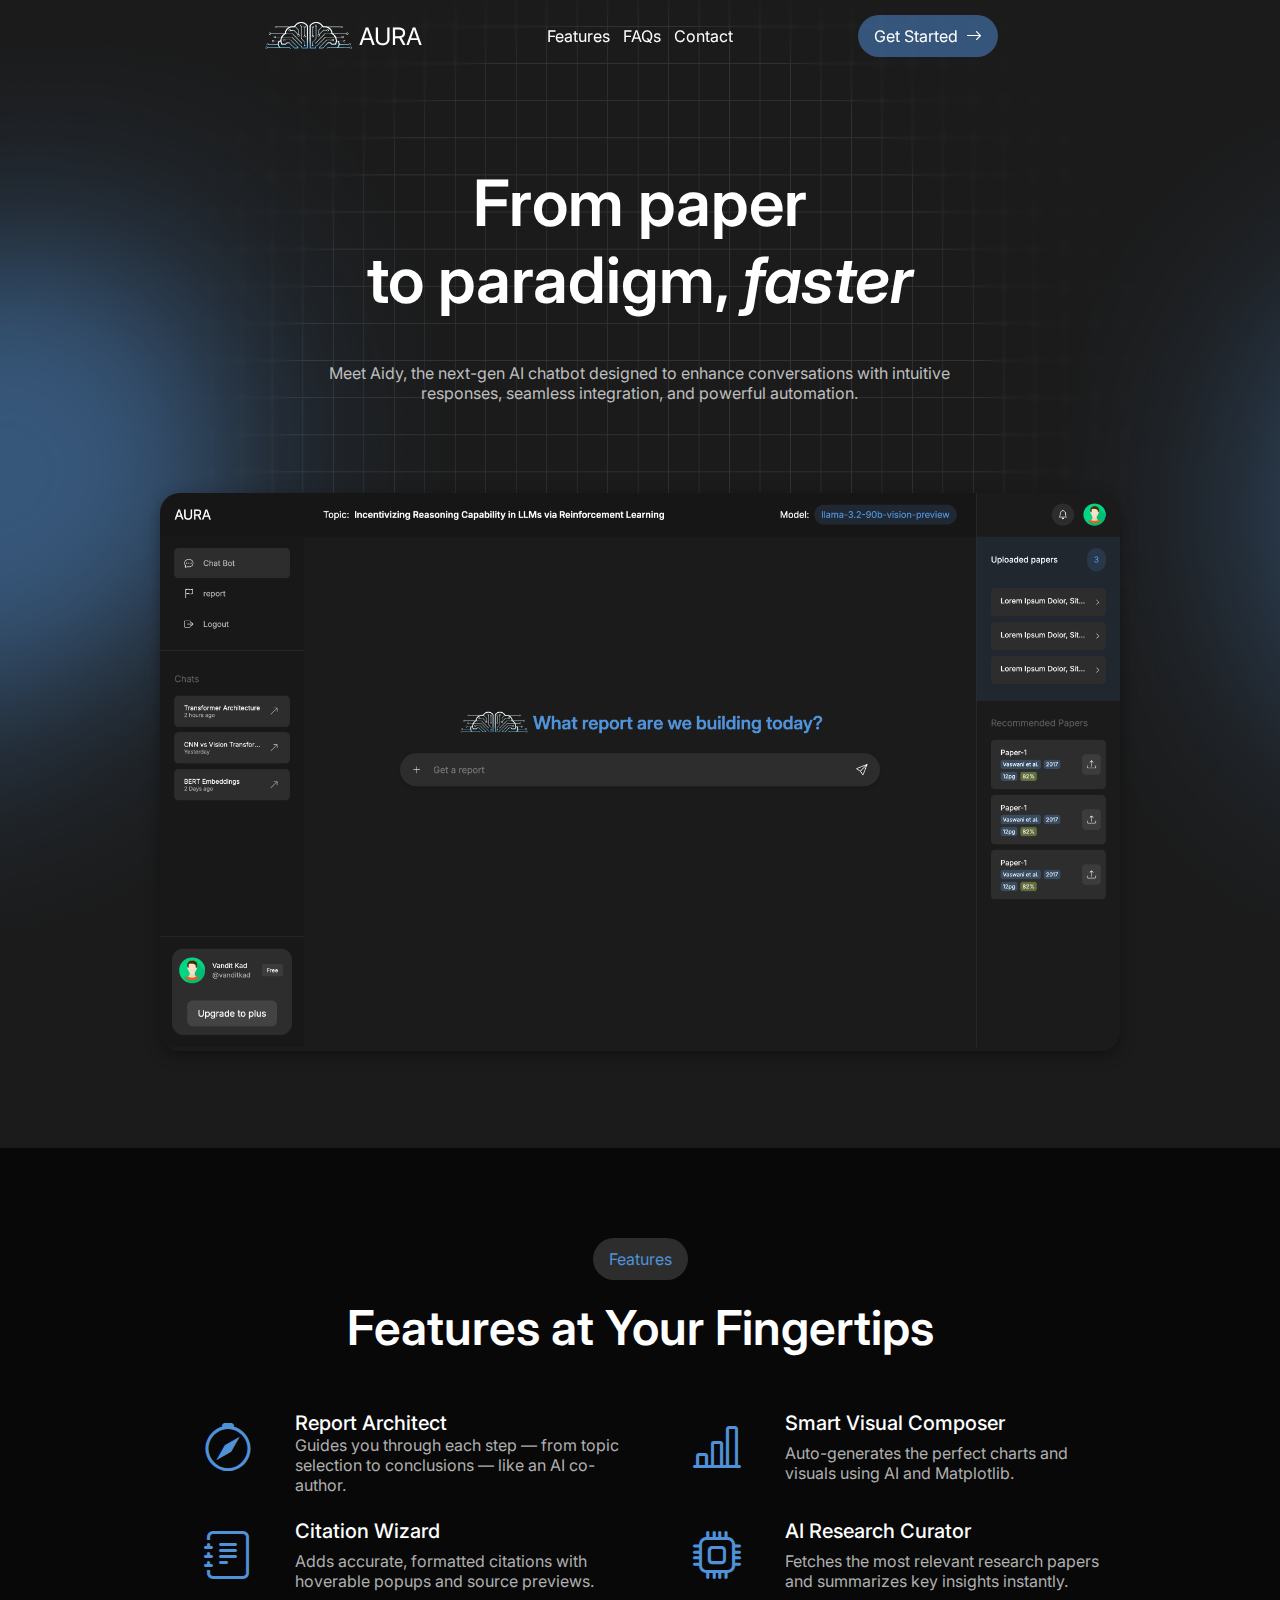
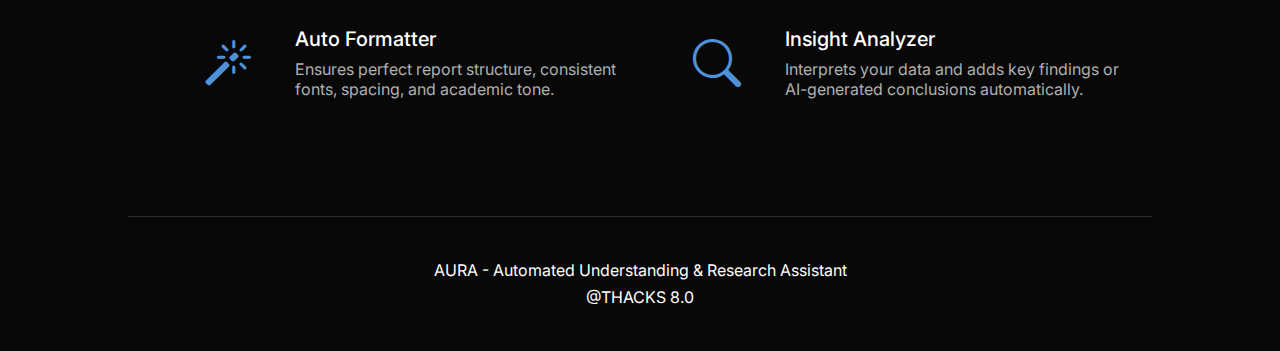
<file: index.html>
<!DOCTYPE html>
<html lang="en">

<head>
    <meta charset="UTF-8">
    <meta name="viewport" content="width=device-width, initial-scale=1.0">
    <title>Document</title>
    <link rel="stylesheet" href="style.css">
    <link rel="preconnect" href="https://fonts.googleapis.com">
    <link rel="preconnect" href="https://fonts.gstatic.com" crossorigin>
    <link rel="stylesheet" href="https://cdn.jsdelivr.net/npm/bootstrap-icons@1.13.1/font/bootstrap-icons.min.css">
    <link
        href="https://fonts.googleapis.com/css2?family=Inter:ital,opsz,wght@0,14..32,100..900;1,14..32,100..900&display=swap"
        rel="stylesheet">
</head>

<body>
    <img class="blob1" src="whiteBlob.png" alt="">
    <img class="blob2" src="whiteBlob.png" alt="">
    <nav>
        <div class="brandName"><img src="logo.png" alt=""> AURA</div>
        <div class="navItems">
            <div class="navItem">Features</div>
            <div class="navItem">FAQs</div>
            <div class="navItem">Contact</div>
        </div>
        <div class="getStarted">
            <div class="getStartedBox" onclick="window.location='/chatbot.html'">
                Get Started&nbsp; <i class="bi bi-arrow-right"></i>
            </div>
        </div>
    </nav>
    <main>
        <img class="grid" src="grid.png" alt="">
        <div class="title">
            From paper <br> to paradigm, <i>faster</i>
        </div>
        <div class="tagline">
            Meet Aidy, the next-gen AI chatbot designed to enhance conversations with intuitive responses, seamless
            integration, and powerful automation.
        </div>
        <div class="preview">
            <img src="sampleImage.png" alt="">
        </div>
    </main>
    <section class="features">
        <div class="headingBox">
            <div class="headingTag">
                Features
            </div>
            <div class="headingTitle">
                Features at Your Fingertips
            </div>
        </div>
        <div class="featuresBox">
            <div class="feature">
                <div class="featureIcon">
                    <i class="bi bi-compass"></i>
                </div>
                <div class="featureDesc">
                    <div class="featureHeading">Report Architect</div>
                    <div class="featureTagline">Guides you through each step — from topic selection to conclusions — like an AI co-author.</div>
                </div>
            </div>
            <div class="feature">
                <div class="featureIcon"><i class="bi bi-bar-chart-line"></i></div>
                <div class="featureDesc">
                    <div class="featureHeading">Smart Visual Composer</div>
                    <div class="featureTagline">Auto-generates the perfect charts and visuals using AI and Matplotlib.</div>
                </div>
            </div>
            <div class="feature">
                <div class="featureIcon"><i class="bi bi-journal-text"></i></div>
                <div class="featureDesc">
                    <div class="featureHeading">Citation Wizard</div>
                    <div class="featureTagline">Adds accurate, formatted citations with hoverable popups and source previews.</div>
                </div>
            </div>
            <div class="feature">
                <div class="featureIcon"><i class="bi bi-cpu"></i></div>
                <div class="featureDesc">
                    <div class="featureHeading">AI Research Curator</div>
                    <div class="featureTagline">Fetches the most relevant research papers and summarizes key insights instantly.</div>
                </div>
            </div>
            <div class="feature">
                <div class="featureIcon"><i class="bi bi-magic"></i></div>
                <div class="featureDesc">
                    <div class="featureHeading">Auto Formatter</div>
                    <div class="featureTagline">Ensures perfect report structure, consistent fonts, spacing, and academic tone.</div>
                </div>
            </div>
            <div class="feature">
                <div class="featureIcon"><i class="bi bi-search"></i></div>
                <div class="featureDesc">
                    <div class="featureHeading">Insight Analyzer</div>
                    <div class="featureTagline">Interprets your data and adds key findings or AI-generated conclusions automatically.</div>
                </div>
            </div>
        </div>
    </section>
    <footer>
        AURA - Automated Understanding & Research Assistant <br>
        @THACKS 8.0
    </footer>
</body>

</html>
</file>
<file: style.css>
:root {
    --background: #1B1B1B;
    --lines: rgb(45, 45, 45);
    --secondary: #5092d9;
}

* {
    padding: 0;
    margin: 0;
    color: white;
    font-family: inter;
}

body {
    background: var(--background);
    height: 100vh;
    width: 100vw;
    max-width: 100vw;
    overflow-x: hidden;
}

.blob1, .blob2{
    position: absolute;
    z-index: -1;
    top: 0;
    left: -40%;
    opacity: 0.5;
    filter: brightness(0) saturate(100%) invert(60%) sepia(14%) saturate(1928%) hue-rotate(173deg) brightness(89%) contrast(91%);
}

.grid{
    position: absolute;
    z-index: -2;
    top: 0;
    left: 0;
    width: 100vw;
    height: 100vh;
    opacity: 0.1;
}

.blob2{
    left: 80%;
}

nav{
    height: 8vh;
    position: fixed;
    top: 0;
    left: 0;
    width: 100vw;
    display: flex;
    justify-content: space-between;
}

.brandName, .navItems, .getStarted{
    width: 33%;
    display: flex;
    align-items: center;
}

.brandName{
    justify-content: flex-end;
    font-size: 1.5rem;
}

.brandName img{
    height: 50%;
    width: auto;
}

.navItems{
    justify-content: center;
}

.navItem{
    position: relative;
    cursor: pointer;
}

.navItem::after{
    content: "";
    position: absolute;
    left: 0;
    bottom: -2px;
    width: 0;
    transition: all 150ms ease-out;
    height: 1px;
    border-radius: 100px;
    background: var(--secondary);
}

.navItem:hover::after{
    width: 100%;
}

.navItem:nth-child(2){
    margin: 0 1vw;
}

.getStarted{
    font-size: 1rem;
}

.getStartedBox{
    background: rgba(80, 146, 217, 0.5);
    padding: 1.25vh 1.25vw;
    border-radius: 100px;
    cursor: pointer;
}

main{
    width: 100vw;
    min-height: 100vh;
    display: flex;
    justify-content: center;
    align-items: center;
    text-align: center;
    flex-direction: column;
    padding-top: 17.5vh;
}

.title{
    font-size: 5vw;
    font-weight: 600;
    margin-bottom: 5vh;
}

.tagline{
    width: 53vw;
    color: rgb(190, 190, 190);
    margin-bottom: 10vh;
}

.preview{
    width: 75vw;
    height: auto;
    border-radius: 20px;
    overflow: hidden;
    box-shadow: rgba(0, 0, 0, 0.35) 0px 5px 15px;
}

.preview img{
    width: 100%;
    height: auto;
}

.features{
    width: 100vw;
    height: max-content;
    margin-top: 10vh;
    background: rgb(8, 8, 8);
    padding: 10vh 0;
    display: flex;
    flex-direction: column;
    align-items: center;
}

.headingBox{
    width: 100%;
    display: flex;
    justify-content: center;
    align-items: center;
    flex-direction: column;
}

.headingTag{
    color: var(--secondary);
    background: var(--lines);
    padding: 1.25vh 1.25vw;
    border-radius: 100vw;
    margin-bottom: 2vh;
}

.headingTitle{
    font-size: 3rem;
    font-weight: 600;
    margin-bottom: 5vh;
}

.featuresBox{
    width: 75vw;
    height: max-content;
    display: flex;
    flex-wrap: wrap;
    justify-content: space-between;
}

.feature{
    display: flex;
    width: 49%;
    height: 10vh;
    margin-bottom: 2vh;
}

.featureIcon{
    height: 100%;
    aspect-ratio: 1.5 / 1;
    display: flex;
    justify-content: center;
    align-items: center;
    font-size: 3rem;
}

.featureIcon > .bi{
    color: var(--secondary);
}

.featureDesc{
    display: flex;
    flex-direction: column;
    justify-content: space-between;
    box-sizing: border-box;
    padding: 1vh 0;
}

.featureHeading{
    font-size: 1.25rem;
    font-weight: 500;
}

.featureTagline{
    color: rgb(175, 175, 175);
}

footer{
    width: 100vw;
    height: 15vh;
    display: flex;
    justify-content: center;
    align-items: center;
    background: rgb(8, 8, 8);
    text-align: center;
    line-height: 3vh;
    position: relative;
}

footer::after{
    position: absolute;
    content: "";
    top: 0;
    left: 50%;
    transform: translateX(-50%);
    width: 80%;
    height: 1px;
    background: var(--lines);
}
</file>
